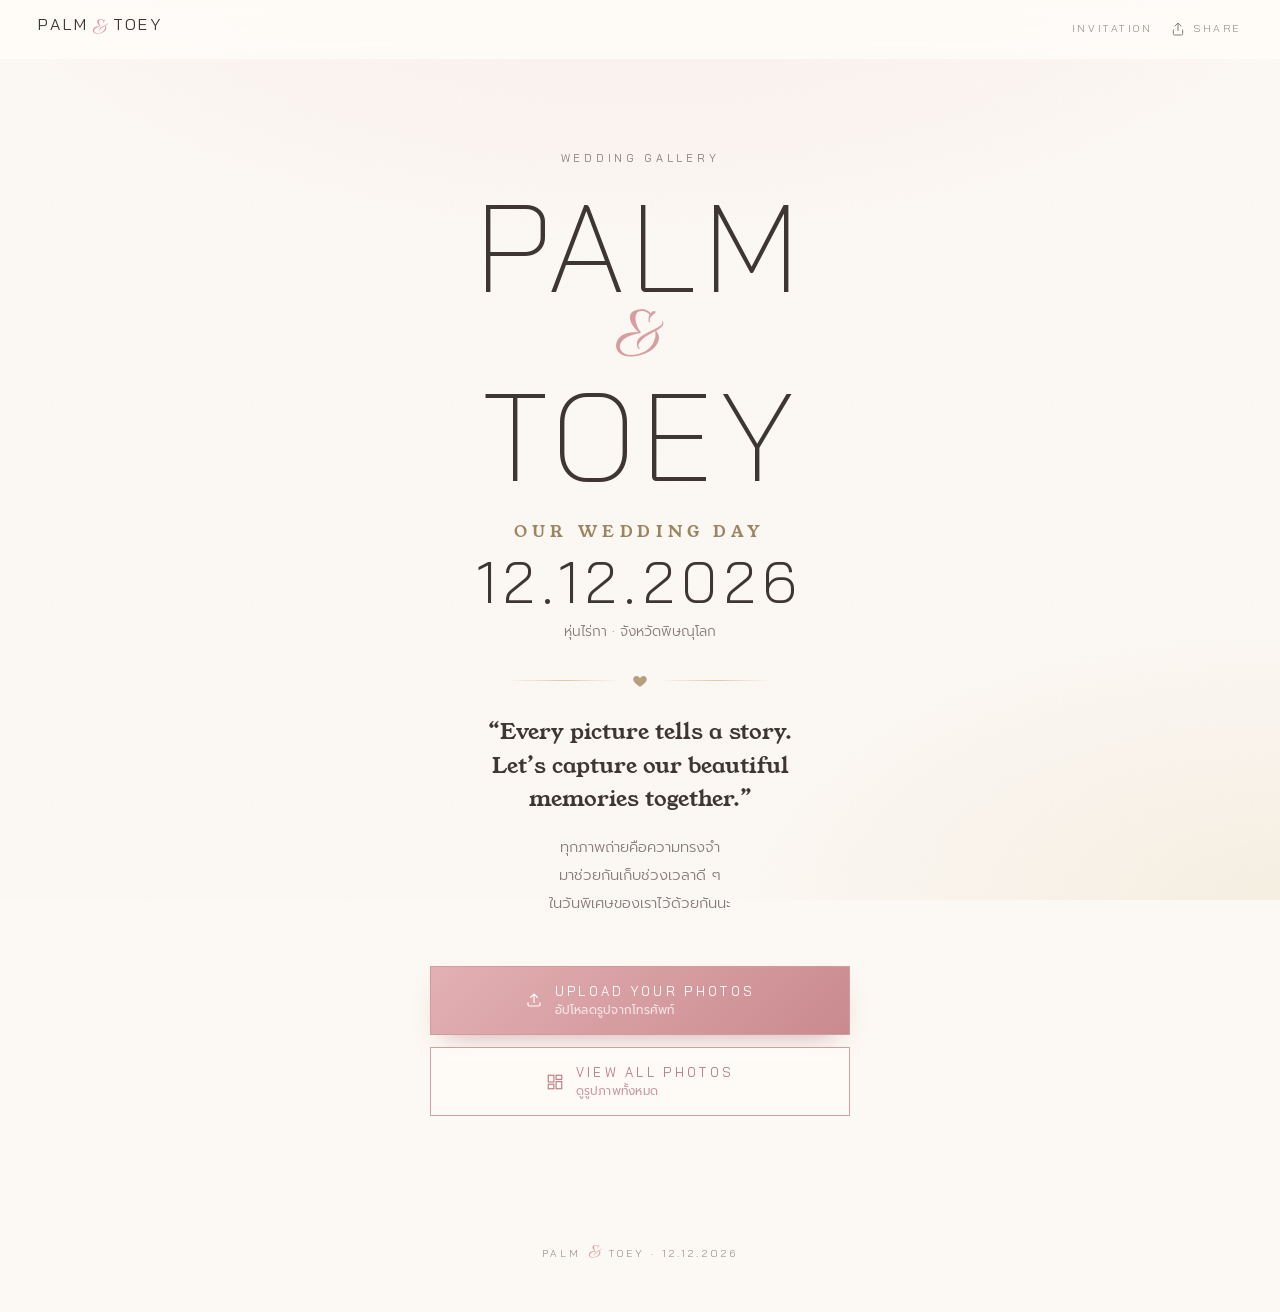
<file: wedding-gallery/index.html>
<!doctype html>
<html lang="th">
<head>
<meta charset="utf-8">
<script>/* keep relative paths working when opened as /wedding-gallery (no trailing slash) */
(function(p){if(!/\/$/.test(p)&&!/\.[a-z0-9]+$/i.test(p))location.replace(p+'/'+location.search+location.hash);})(location.pathname);</script>
<meta name="viewport" content="width=device-width,initial-scale=1,viewport-fit=cover">
<meta name="theme-color" content="#fcf8f3">
<title>Wedding Gallery · Palm &amp; Toey · 12.12.2026</title>
<meta name="description" content="แชร์รูปงานแต่ง PALM & TOEY 12.12.2026 · หุ่นไร่กา พิษณุโลก — สแกน อัปโหลด และดาวน์โหลดรูปได้ทันที ไม่ต้องสมัครสมาชิก">
<meta property="og:type" content="website">
<meta property="og:title" content="PALM & TOEY · Wedding Gallery">
<meta property="og:description" content="มาช่วยกันเก็บช่วงเวลาดี ๆ ในวันพิเศษของเราไว้ด้วยกันนะ">
<meta property="og:image" content="../og-cover.jpg">
<link rel="preconnect" href="https://ebbnmgngfufrdjkkmhnx.supabase.co" crossorigin>
<link rel="preconnect" href="https://fonts.googleapis.com">
<link rel="preconnect" href="https://fonts.gstatic.com" crossorigin>
<link rel="stylesheet" href="https://fonts.googleapis.com/css2?family=Bai+Jamjuree:wght@200;300;400;500&family=Allura&family=Young+Serif&family=Prompt:wght@300;400&display=swap">
<link rel="stylesheet" href="assets/gallery.css">
</head>
<body>

<header class="wg-top" id="top">
  <div class="wrap">
    <a class="mono" href="#" aria-label="Wedding Gallery home">PALM<i>&amp;</i>TOEY</a>
    <div class="top-actions">
      <a class="top-link" href="../" aria-label="กลับไปหน้าการ์ดเชิญ">Invitation</a>
      <button class="top-link" type="button" id="shareTop" aria-label="แชร์ลิงก์เว็บไซต์">
        <svg width="16" height="16" viewBox="0 0 24 24" fill="none" stroke="currentColor" stroke-width="1.5" aria-hidden="true"><path d="M12 3v12M7 8l5-5 5 5M5 13v6a2 2 0 0 0 2 2h10a2 2 0 0 0 2-2v-6"/></svg>Share
      </button>
    </div>
  </div>
</header>

<main>
  <!-- ================= HOME ================= -->
  <section class="view wrap" id="vHome" aria-label="Wedding Gallery">
    <div class="hero">
      <p class="label">Wedding Gallery</p>
      <h1 class="hero-names">PALM<span class="amp">&amp;</span>TOEY</h1>
      <p class="hero-day">Our Wedding Day</p>
      <p class="hero-date">12.12.2026</p>
      <p class="hero-venue">หุ่นไร่กา · จังหวัดพิษณุโลก</p>
      <div class="divider" aria-hidden="true"><svg viewBox="0 0 24 24" fill="currentColor"><path d="M12 21s-7.5-4.6-9.6-9.2C.9 8.4 3 4.5 6.7 4.5c2.2 0 3.7 1.3 5.3 3.2 1.6-1.9 3.1-3.2 5.3-3.2 3.7 0 5.8 3.9 4.3 7.3C19.5 16.4 12 21 12 21z"/></svg></div>
      <p class="hero-quote">“Every picture tells a story.<br>Let’s capture our beautiful memories together.”</p>
      <p class="hero-thai">ทุกภาพถ่ายคือความทรงจำ
มาช่วยกันเก็บช่วงเวลาดี ๆ
ในวันพิเศษของเราไว้ด้วยกันนะ</p>
      <div class="notice" id="homeNotice" hidden></div>
      <div class="hero-ctas">
        <a class="btn rose" href="#upload" id="ctaUpload">
          <svg viewBox="0 0 24 24" fill="none" stroke="currentColor" stroke-width="1.5" aria-hidden="true"><path d="M12 16V4M7 9l5-5 5 5"/><path d="M4 15v3a2 2 0 0 0 2 2h12a2 2 0 0 0 2-2v-3"/></svg>
          <span>Upload your photos<small>อัปโหลดรูปจากโทรศัพท์</small></span>
        </a>
        <a class="btn ghost" href="#gallery">
          <svg viewBox="0 0 24 24" fill="none" stroke="currentColor" stroke-width="1.5" aria-hidden="true"><rect x="3" y="3" width="7.5" height="9" /><rect x="13.5" y="3" width="7.5" height="5.5"/><rect x="3" y="15" width="7.5" height="6"/><rect x="13.5" y="11.5" width="7.5" height="9.5"/></svg>
          <span>View all photos<small>ดูรูปภาพทั้งหมด</small></span>
        </a>
      </div>
      <p class="hero-count" id="homeCount" hidden><b id="homeCountN">0</b> shared memories</p>
    </div>
  </section>

  <!-- ================= UPLOAD ================= -->
  <section class="view wrap" id="vUpload" aria-label="Upload photos" hidden>
    <div class="sec-head">
      <p class="label">Share the love</p>
      <h1>UPLOAD</h1>
      <span class="script">your photos</span>
      <p class="th">เลือกรูปจากอัลบั้มในโทรศัพท์ได้หลายรูปพร้อมกัน</p>
    </div>
    <div class="up">
      <div class="closed-box" id="upClosed" hidden></div>
      <div id="upOpen">
        <div class="notice" id="upNotice" hidden style="margin:0 0 18px;max-width:none"></div>
        <label class="drop" id="drop">
          <input type="file" id="fileInput" accept="image/*,.heic,.heif" multiple>
          <span class="drop-ic" aria-hidden="true"><svg viewBox="0 0 24 24" fill="none" stroke="currentColor" stroke-width="1.5"><rect x="3" y="5" width="18" height="15" rx="1.5"/><circle cx="9" cy="11" r="2"/><path d="M21 16l-5-5-8 9"/></svg></span>
          <b>Choose photos</b>
          <span>แตะเพื่อเลือกรูปจาก Gallery</span>
          <small>JPG · PNG · WEBP · HEIC — สูงสุดครั้งละ <span id="maxFiles">30</span> รูป</small>
        </label>

        <div id="pickedWrap" hidden>
          <div class="picked-head">
            <p class="label">Selected <b id="pickedN">0</b></p>
            <button class="linkbtn" type="button" id="clearAll">ล้างทั้งหมด</button>
          </div>
          <div class="previews" id="previews"></div>
        </div>

        <div class="field">
          <label class="label" for="nameInput">Your name <span class="th" style="letter-spacing:0;text-transform:none">(ชื่อเล่น · ไม่บังคับ)</span></label>
          <input type="text" id="nameInput" maxlength="40" autocomplete="nickname" enterkeyhint="done" placeholder="เช่น มิ้นท์ เพื่อนเจ้าสาว">
          <p class="hint">ชื่อนี้จะแสดงใต้รูปที่คุณแชร์</p>
        </div>
        <p class="err-msg" id="upErr" hidden></p>
      </div>
    </div>
    <div class="up-bar" id="upBar">
      <div class="up-bar-in">
        <div class="prog" id="prog" hidden>
          <div class="prog-row"><span id="progText">กำลังเตรียมรูป…</span><b id="progPct">0%</b></div>
          <div class="prog-track"><div class="prog-fill" id="progFill"></div></div>
        </div>
        <button class="btn rose" type="button" id="uploadBtn" disabled>
          <svg viewBox="0 0 24 24" fill="none" stroke="currentColor" stroke-width="1.5" aria-hidden="true"><path d="M12 16V4M7 9l5-5 5 5"/><path d="M4 15v3a2 2 0 0 0 2 2h12a2 2 0 0 0 2-2v-3"/></svg>
          <span id="uploadBtnText">Upload photos</span>
        </button>
      </div>
    </div>
  </section>

  <!-- ================= GALLERY ================= -->
  <section class="view wrap" id="vGallery" aria-label="Shared memories" hidden>
    <div class="sec-head">
      <p class="label">Wedding Gallery</p>
      <h1>SHARED MEMORIES</h1>
      <p>“All the beautiful moments,
captured by the people we love.”</p>
    </div>
    <div class="gal-bar"><span><b id="galCount">–</b> photos</span><span class="th" style="letter-spacing:0;text-transform:none">ล่าสุดอยู่ด้านบน</span></div>
    <div class="masonry" id="masonry" aria-live="polite"></div>
    <div class="empty" id="galEmpty" hidden><span class="script">Be the first</span>ยังไม่มีรูปภาพ มาเป็นคนแรกที่แชร์ความทรงจำกันนะ</div>
    <div class="gal-foot" id="galFoot">
      <div class="spinner" id="galSpin"></div>
      <button class="btn ghost small" type="button" id="loadMore" hidden>Load more</button>
      <span id="galEnd" hidden>ครบทุกภาพแล้ว · ขอบคุณที่ร่วมเก็บความทรงจำ</span>
      <span id="galErr" hidden></span>
      <div id="sentinel" style="height:1px;width:100%"></div>
    </div>
    <a class="btn rose fab" href="#upload" id="galFab">
      <svg viewBox="0 0 24 24" fill="none" stroke="currentColor" stroke-width="1.5" aria-hidden="true"><path d="M12 5v14M5 12h14"/></svg>Add your photos
    </a>
  </section>
</main>

<footer class="foot" id="foot">PALM <i>&amp;</i> TOEY · 12.12.2026</footer>

<!-- lightbox -->
<div class="lb" id="lb" role="dialog" aria-modal="true" aria-label="Photo viewer" hidden>
  <div class="lb-top">
    <span class="lb-n" id="lbN"></span>
    <button class="icbtn" type="button" id="lbClose" aria-label="ปิด"><svg viewBox="0 0 24 24" fill="none" stroke="currentColor" stroke-width="1.6"><path d="M6 6l12 12M18 6L6 18"/></svg></button>
  </div>
  <div class="lb-stage" id="lbStage">
    <button class="icbtn lb-nav lb-prev" type="button" id="lbPrev" aria-label="รูปก่อนหน้า"><svg viewBox="0 0 24 24" fill="none" stroke="currentColor" stroke-width="1.6"><path d="M15 5l-7 7 7 7"/></svg></button>
    <img id="lbImg" alt="">
    <div class="spinner" id="lbSpin" hidden></div>
    <button class="icbtn lb-nav lb-next" type="button" id="lbNext" aria-label="รูปถัดไป"><svg viewBox="0 0 24 24" fill="none" stroke="currentColor" stroke-width="1.6"><path d="M9 5l7 7-7 7"/></svg></button>
  </div>
  <div class="lb-bot">
    <p class="lb-meta" id="lbMeta"></p>
    <button class="lb-act primary" type="button" id="lbDl"><svg viewBox="0 0 24 24" fill="none" stroke="currentColor" stroke-width="1.6"><path d="M12 4v12M7 11l5 5 5-5M5 20h14"/></svg>Download</button>
    <button class="lb-act" type="button" id="lbShare"><svg viewBox="0 0 24 24" fill="none" stroke="currentColor" stroke-width="1.6"><path d="M12 3v12M7 8l5-5 5 5M5 13v6a2 2 0 0 0 2 2h10a2 2 0 0 0 2-2v-6"/></svg>Share site</button>
  </div>
</div>

<!-- upload result -->
<div class="sheet" id="sheet" hidden>
  <div class="sheet-card" role="alertdialog" aria-labelledby="sheetTitle">
    <p class="big">Thank you</p>
    <h3 id="sheetTitle">UPLOAD COMPLETE</h3>
    <p id="sheetText"></p>
    <div class="btns">
      <a class="btn rose" href="#gallery" id="sheetGallery">View all photos</a>
      <button class="btn ghost" type="button" id="sheetMore">Upload more</button>
      <button class="btn gold small" type="button" id="sheetRetry" hidden>ลองอัปโหลดรูปที่ไม่สำเร็จอีกครั้ง</button>
    </div>
  </div>
</div>

<script src="vendor/supabase.js"></script>
<script src="assets/config.js"></script>
<script src="assets/common.js"></script>
<script src="assets/app.js"></script>
</body>
</html>
</file>
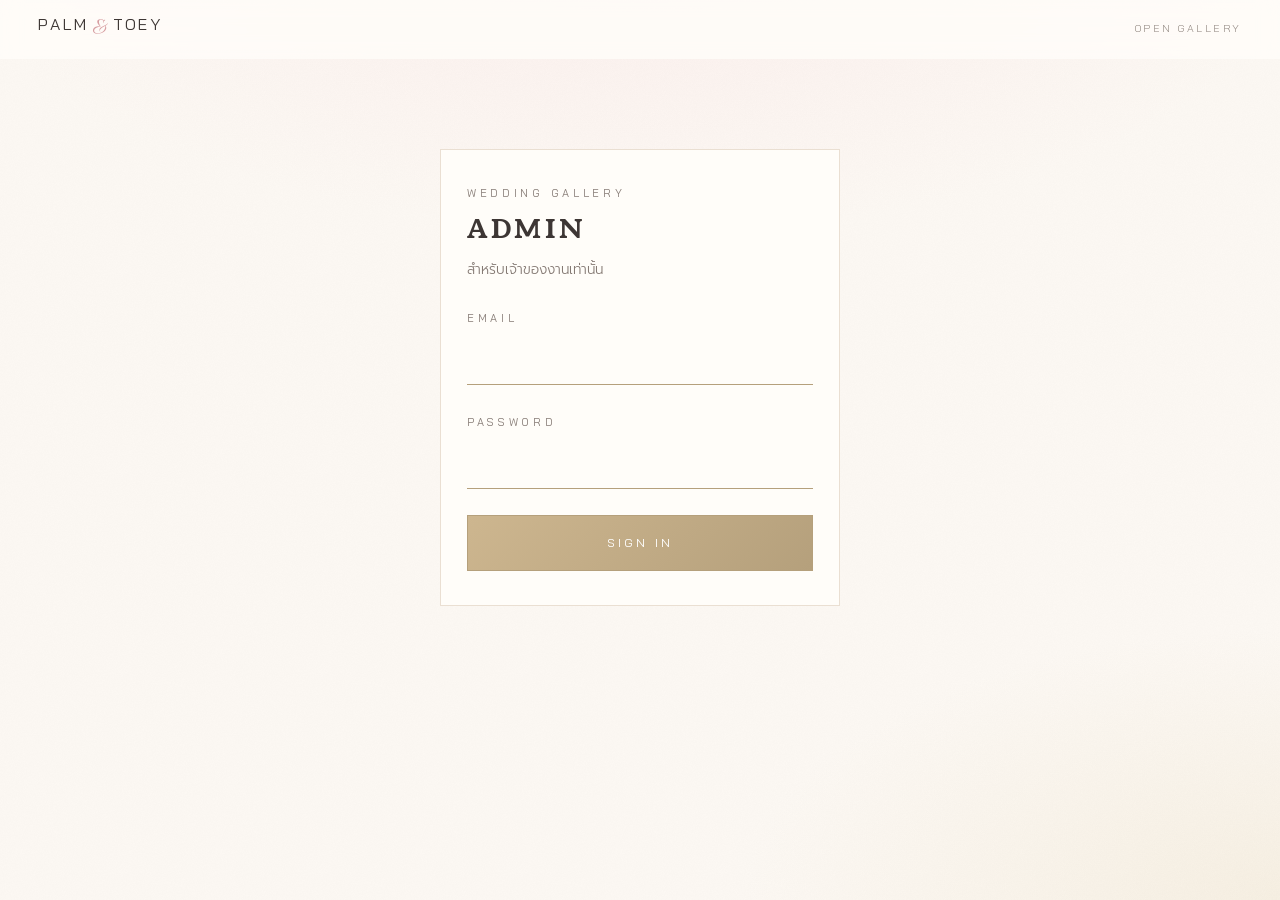
<file: wedding-gallery/admin/index.html>
<!doctype html>
<html lang="th">
<head>
<meta charset="utf-8">
<script>(function(p){if(!/\/$/.test(p)&&!/\.[a-z0-9]+$/i.test(p))location.replace(p+'/'+location.search+location.hash);})(location.pathname);</script>
<meta name="viewport" content="width=device-width,initial-scale=1,viewport-fit=cover">
<meta name="robots" content="noindex,nofollow">
<meta name="theme-color" content="#fcf8f3">
<title>Admin · Wedding Gallery · Palm &amp; Toey</title>
<link rel="preconnect" href="https://fonts.googleapis.com">
<link rel="preconnect" href="https://fonts.gstatic.com" crossorigin>
<link rel="stylesheet" href="https://fonts.googleapis.com/css2?family=Bai+Jamjuree:wght@200;300;400;500&family=Allura&family=Young+Serif&family=Prompt:wght@300;400&display=swap">
<link rel="stylesheet" href="../assets/gallery.css">
<style>
.ad{padding-bottom:calc(60px + env(safe-area-inset-bottom,0px))}
.login{max-width:400px;margin:clamp(30px,10vh,90px) auto 0;background:var(--cream);border:1px solid var(--line);padding:34px 26px}
.login h1{margin:6px 0 0;font-family:var(--f-serif);font-weight:400;font-size:1.6rem;letter-spacing:.14em}
.login .field input{font-family:var(--f-sans)}
.login .btn{width:100%;margin-top:26px}
.ad-head{display:flex;justify-content:space-between;align-items:end;gap:14px;flex-wrap:wrap;padding:clamp(26px,5vw,44px) 0 18px}
.ad-head h1{margin:6px 0 0;font-family:var(--f-serif);font-weight:400;font-size:clamp(1.5rem,6vw,2.3rem);letter-spacing:.12em;line-height:1.1}
.ad-head .who{font-family:var(--f-thai);font-size:.82rem;color:var(--ink-soft)}
.stats{display:grid;grid-template-columns:repeat(2,minmax(0,1fr));gap:10px}
@media(min-width:720px){.stats{grid-template-columns:repeat(4,minmax(0,1fr))}}
.stat{background:var(--cream);border:1px solid var(--line);padding:16px 16px 14px}
.stat b{display:block;font-family:var(--f-sans);font-weight:300;font-size:clamp(1.6rem,6vw,2.3rem);line-height:1.1;color:var(--ink);font-variant-numeric:tabular-nums}
.stat span{font-size:.62rem;letter-spacing:.24em;text-transform:uppercase;color:var(--ink-soft)}
.stat small{display:block;font-family:var(--f-thai);font-size:.74rem;color:var(--ink-soft)}
.stat.accent b{color:var(--rose-d)}
.cards{display:grid;gap:14px;margin-top:14px}
@media(min-width:900px){.cards{grid-template-columns:1.1fr .9fr}}
.card{background:var(--cream);border:1px solid var(--line);padding:22px 20px}
.card h2{margin:0 0 4px;font-family:var(--f-serif);font-weight:400;font-size:1.1rem;letter-spacing:.14em}
.card > p{margin:0 0 16px;font-family:var(--f-thai);font-size:.82rem;color:var(--ink-soft)}
.switch{display:flex;align-items:center;justify-content:space-between;gap:14px;padding:14px 16px;border:1px solid var(--line);background:var(--ivory);cursor:pointer}
.switch .t{font-family:var(--f-thai);font-size:.95rem}
.switch .t small{display:block;font-size:.76rem;color:var(--ink-soft)}
.switch input{appearance:none;-webkit-appearance:none;width:54px;height:30px;border-radius:30px;background:var(--beige-d);position:relative;cursor:pointer;flex:none;transition:background .25s;margin:0}
.switch input::after{content:"";position:absolute;top:3px;left:3px;width:24px;height:24px;border-radius:50%;background:#fff;box-shadow:0 1px 4px rgba(0,0,0,.2);transition:transform .25s var(--ease)}
.switch input:checked{background:#7d9a63}
.switch input:checked::after{transform:translateX(24px)}
.ta{margin-top:16px}
.ta label{display:block}
.ta textarea{width:100%;min-height:76px;margin-top:6px;padding:10px 12px;border:1px solid var(--line);background:#fff;font-family:var(--f-thai);font-size:.92rem;resize:vertical;border-radius:0}
.row{display:flex;gap:10px;flex-wrap:wrap;align-items:center}
.qr-wrap{display:grid;grid-template-columns:auto 1fr;gap:18px;align-items:center}
@media(max-width:520px){.qr-wrap{grid-template-columns:1fr;justify-items:center;text-align:center}}
#qrCanvas{width:180px;height:180px;background:#fff;border:1px solid var(--line);padding:8px;image-rendering:pixelated}
.url{font-family:var(--f-sans);font-size:.82rem;word-break:break-all;background:var(--ivory);border:1px solid var(--line);padding:8px 10px;margin:0 0 10px}
.warn{font-family:var(--f-thai);font-size:.8rem;color:#9a4c55;margin:0 0 10px}
.tools{display:flex;gap:10px;flex-wrap:wrap;align-items:center;justify-content:space-between;margin:30px 0 12px}
.seg{display:inline-flex;border:1px solid var(--line);background:var(--cream)}
.seg button{border:0;background:none;padding:10px 14px;font-size:.66rem;letter-spacing:.2em;text-transform:uppercase;cursor:pointer;color:var(--ink-soft)}
.seg button.on{background:#fbeeec;color:var(--rose-d)}
.search{min-height:42px;padding:8px 12px;border:1px solid var(--line);background:#fff;font-family:var(--f-thai);font-size:.9rem;min-width:0;flex:1 1 160px;max-width:260px}
.grid-ad{display:grid;grid-template-columns:repeat(2,minmax(0,1fr));gap:10px}
@media(min-width:620px){.grid-ad{grid-template-columns:repeat(3,minmax(0,1fr))}}
@media(min-width:960px){.grid-ad{grid-template-columns:repeat(5,minmax(0,1fr))}}
.ph-card{position:relative;background:var(--cream);border:1px solid var(--line);display:flex;flex-direction:column}
.ph-card.sel{outline:2px solid var(--rose-d);outline-offset:-2px}
.ph-card.is-hidden .ph-img img{opacity:.35;filter:grayscale(1)}
.ph-img{position:relative;aspect-ratio:1;background:var(--beige);overflow:hidden;cursor:zoom-in;border:0;padding:0;display:block;width:100%}
.ph-img img{width:100%;height:100%;object-fit:cover}
.ph-chk{position:absolute;top:6px;left:6px;z-index:2;width:26px;height:26px;accent-color:var(--rose-d);cursor:pointer}
.badge{position:absolute;top:8px;right:8px;z-index:2;background:var(--rose-d);color:#fff;font-size:.56rem;letter-spacing:.2em;padding:3px 7px;text-transform:uppercase}
.ph-info{padding:8px 10px 4px;font-family:var(--f-thai);font-size:.76rem;line-height:1.45}
.ph-info b{font-weight:400;display:block;white-space:nowrap;overflow:hidden;text-overflow:ellipsis}
.ph-info span{color:var(--ink-soft);font-size:.7rem}
.ph-act{display:flex;border-top:1px solid var(--line);margin-top:auto}
.ph-act button,.ph-act a{flex:1;display:grid;place-items:center;height:40px;border:0;background:none;cursor:pointer;color:var(--ink-soft);text-decoration:none}
.ph-act button+button,.ph-act a+button,.ph-act button+a{border-left:1px solid var(--line)}
.ph-act button:hover,.ph-act a:hover{background:var(--ivory);color:var(--ink)}
.ph-act .del:hover{color:#9a4c55;background:#fbf3f2}
.ph-act svg{width:17px;height:17px}
.bulk{position:sticky;bottom:0;z-index:40;display:flex;gap:10px;align-items:center;justify-content:space-between;flex-wrap:wrap;padding:12px 16px calc(12px + env(safe-area-inset-bottom,0px));margin-top:16px;background:var(--cream);color:var(--ink);border:1px solid var(--gold-l);box-shadow:0 -10px 30px -20px rgba(90,60,58,.5);font-family:var(--f-thai);font-size:.86rem}
.bulk .btn{min-height:40px;padding:8px 14px;font-size:.62rem;border-color:var(--gold);background:transparent;color:var(--gold-d)}
.bulk .btn.danger{background:#c98a8f;border-color:#c98a8f;color:#fff}
.pager{display:flex;justify-content:center;gap:10px;align-items:center;margin:20px 0;font-family:var(--f-thai);font-size:.85rem;color:var(--ink-soft)}
.dlprog{font-family:var(--f-thai);font-size:.82rem;color:var(--ink-soft)}
</style>
</head>
<body>
<header class="wg-top">
  <div class="wrap">
    <a class="mono" href="../">PALM<i>&amp;</i>TOEY</a>
    <div class="top-actions">
      <a class="top-link" href="../" target="_blank" rel="noopener">Open gallery</a>
      <button class="top-link" type="button" id="logout" hidden>Log out</button>
    </div>
  </div>
</header>

<main class="wrap ad">
  <!-- login -->
  <section class="login view" id="vLogin" hidden>
    <p class="label">Wedding Gallery</p>
    <h1>ADMIN</h1>
    <p class="th" style="margin:6px 0 0;font-size:.85rem;color:var(--ink-soft)">สำหรับเจ้าของงานเท่านั้น</p>
    <form id="loginForm" autocomplete="on">
      <div class="field"><label class="label" for="em">Email</label><input type="email" id="em" autocomplete="username" required></div>
      <div class="field"><label class="label" for="pw">Password</label><input type="password" id="pw" autocomplete="current-password" required></div>
      <p class="err-msg" id="loginErr" hidden></p>
      <button class="btn" type="submit" id="loginBtn">Sign in</button>
    </form>
  </section>

  <!-- dashboard -->
  <section class="view" id="vDash" hidden>
    <div class="ad-head">
      <div><p class="label">Wedding Gallery</p><h1>DASHBOARD</h1></div>
      <div class="row"><span class="who" id="who"></span><button class="btn ghost small" type="button" id="refresh">Refresh</button></div>
    </div>

    <div class="stats">
      <div class="stat accent"><span>Photos</span><b id="sTotal">–</b><small>รูปทั้งหมด</small></div>
      <div class="stat"><span>Uploaders</span><b id="sUp">–</b><small>คนที่ใส่ชื่อ</small></div>
      <div class="stat"><span>Today</span><b id="sToday">–</b><small>อัปโหลดวันนี้ · <span id="sHour">–</span> ใน 1 ชม.</small></div>
      <div class="stat"><span>Storage</span><b id="sBytes">–</b><small><span id="sHidden">0</span> รูปที่ซ่อนอยู่</small></div>
    </div>

    <div class="cards">
      <div class="card">
        <h2>UPLOAD SETTINGS</h2>
        <p>เปิด/ปิดการรับรูป และข้อความที่แขกจะเห็นในหน้า Gallery</p>
        <label class="switch"><span class="t">รับรูปภาพจากแขก<small id="swState">–</small></span><input type="checkbox" id="swOpen"></label>
        <div class="ta"><label class="label" for="noticeMsg">Notice <span class="th" style="letter-spacing:0;text-transform:none">· ข้อความแจ้งเตือนเมื่อเปิดรับรูป (เว้นว่างได้)</span></label><textarea id="noticeMsg" maxlength="500" placeholder="เช่น ขอบคุณทุกคนที่มาร่วมงาน แชร์รูปสวย ๆ กันได้เลยนะ"></textarea></div>
        <div class="ta"><label class="label" for="closedMsg">Closed message <span class="th" style="letter-spacing:0;text-transform:none">· ข้อความเมื่อปิดรับรูป</span></label><textarea id="closedMsg" maxlength="500"></textarea></div>
        <div class="row" style="margin-top:14px"><button class="btn small" type="button" id="saveSet">Save settings</button><span class="dlprog" id="setMsg"></span></div>
      </div>
      <div class="card">
        <h2>QR CODE</h2>
        <p>ให้แขกสแกนเพื่อเปิดหน้า Wedding Gallery ทันที</p>
        <div class="qr-wrap">
          <canvas id="qrCanvas" width="180" height="180" aria-label="QR code"></canvas>
          <div>
            <p class="url" id="qrUrl"></p>
            <p class="warn" id="qrWarn" hidden></p>
            <div class="row">
              <button class="btn small rose" type="button" id="qrCard">Download card PNG</button>
              <button class="btn small ghost" type="button" id="qrPng">QR only PNG</button>
            </div>
          </div>
        </div>
      </div>
    </div>

    <div class="tools">
      <div class="seg" role="tablist" id="filter">
        <button type="button" data-f="all" class="on">All</button>
        <button type="button" data-f="approved">Visible</button>
        <button type="button" data-f="hidden">Hidden</button>
      </div>
      <input class="search" type="search" id="search" placeholder="ค้นหาชื่อผู้อัปโหลด">
      <div class="row">
        <button class="btn small ghost" type="button" id="selPage">Select page</button>
        <button class="btn small gold" type="button" id="zipAll">Download all (ZIP)</button>
      </div>
    </div>
    <p class="dlprog" id="zipMsg" hidden></p>
    <div class="grid-ad" id="grid"></div>
    <div class="empty" id="adEmpty" hidden>ยังไม่มีรูปภาพ</div>
    <div class="pager"><button class="btn small ghost" type="button" id="prev">‹ Prev</button><span id="pageInfo"></span><button class="btn small ghost" type="button" id="next">Next ›</button></div>
    <div class="bulk" id="bulk" hidden>
      <span>เลือก <b id="selN">0</b> รูป</span>
      <div class="row">
        <button class="btn" type="button" id="bClear">Clear</button>
        <button class="btn" type="button" id="bZip">ZIP</button>
        <button class="btn" type="button" id="bHide">Hide/Show</button>
        <button class="btn danger" type="button" id="bDel">Delete</button>
      </div>
    </div>
  </section>

  <section class="view" id="vDenied" hidden>
    <div class="login" style="text-align:center">
      <p class="label">Access denied</p>
      <h1 style="font-size:1.3rem">NOT AN ADMIN</h1>
      <p class="th" style="color:var(--ink-soft);font-size:.88rem">บัญชี <b id="deniedEmail"></b> ยังไม่มีสิทธิ์ Admin<br>ให้เพิ่มอีเมลนี้ในตาราง <code>wedding_admins</code> ของ Supabase</p>
      <button class="btn ghost" type="button" id="deniedOut" style="width:100%;margin-top:20px">Log out</button>
    </div>
  </section>
</main>

<!-- simple viewer -->
<div class="lb" id="lb" hidden>
  <div class="lb-top"><span class="lb-n" id="lbN"></span><button class="icbtn" type="button" id="lbClose" aria-label="ปิด"><svg viewBox="0 0 24 24" fill="none" stroke="currentColor" stroke-width="1.6"><path d="M6 6l12 12M18 6L6 18"/></svg></button></div>
  <div class="lb-stage" id="lbStage"><img id="lbImg" alt=""></div>
  <div class="lb-bot"><p class="lb-meta" id="lbMeta"></p></div>
</div>

<script src="../vendor/supabase.js"></script>
<script src="../vendor/qrcode.js"></script>
<script src="../vendor/jszip.min.js"></script>
<script src="../assets/config.js"></script>
<script src="../assets/common.js"></script>
<script src="admin.js"></script>
</body>
</html>
</file>
<file: wedding-gallery/assets/gallery.css>
/* PALM & TOEY · Wedding Gallery — shares fonts & tones with the invitation site */
:root{
  --cream:#fffdf9; --ivory:#fcf8f3; --beige:#ebe1d0; --beige-d:#ddd0bb;
  --gold:#b5a07c; --gold-d:#9a8461; --gold-l:#d9c9a8;
  --rose:#d79ea2; --rose-d:#b97a80; --rose-l:#f1dfdd;
  --ink:#3d3634; --ink-soft:#857a74; --line:#eadfd2;
  --f-sans:'Bai Jamjuree',system-ui,sans-serif;
  --f-script:'Allura','Pinyon Script',cursive;
  --f-serif:'Young Serif','Bai Jamjuree',Georgia,serif;
  --f-thai:'Prompt','Bai Jamjuree',system-ui,sans-serif;
  --gl:max(18px,env(safe-area-inset-left,0px)); --gr:max(18px,env(safe-area-inset-right,0px));
  --ease:cubic-bezier(.2,.7,.2,1);
}
*,*::before,*::after{box-sizing:border-box}
html{-webkit-text-size-adjust:100%;scroll-behavior:smooth}
body{margin:0;background:radial-gradient(90% 60% at 50% -10%,#fbeeec 0%,transparent 60%),radial-gradient(70% 50% at 100% 100%,#f6efe2 0%,transparent 60%),var(--ivory);background-attachment:fixed;color:var(--ink);font-family:var(--f-sans);font-weight:300;font-size:15px;line-height:1.7;-webkit-font-smoothing:antialiased;overflow-x:clip;min-height:100vh;min-height:100dvh}
body::before{content:"";position:fixed;inset:0;pointer-events:none;z-index:0;opacity:.3;
  background:url("data:image/svg+xml,%3Csvg xmlns='http://www.w3.org/2000/svg' width='200' height='200'%3E%3Cfilter id='g'%3E%3CfeTurbulence type='fractalNoise' baseFrequency='.9' numOctaves='3' stitchTiles='stitch'/%3E%3CfeColorMatrix values='0 0 0 0 .3 0 0 0 0 .3 0 0 0 0 .3 0 0 0 .08 0'/%3E%3C/filter%3E%3Crect width='100%25' height='100%25' filter='url(%23g)'/%3E%3C/svg%3E")}
img{max-width:100%;display:block}
button,input,textarea{font:inherit;color:inherit}
:focus-visible{outline:1.5px solid var(--rose-d);outline-offset:3px}
[hidden]{display:none!important}
.sr{position:absolute;width:1px;height:1px;overflow:hidden;clip:rect(0 0 0 0);white-space:nowrap}
.wrap{position:relative;z-index:1;max-width:1240px;margin:0 auto;padding-left:var(--gl);padding-right:var(--gr)}
.label{font-size:.68rem;font-weight:400;letter-spacing:.34em;text-transform:uppercase;color:var(--ink-soft);margin:0}
.th{font-family:var(--f-thai);font-weight:300}

/* ---------- top bar ---------- */
.wg-top{position:sticky;top:0;z-index:50;background:rgba(255,253,249,.82);backdrop-filter:blur(10px);-webkit-backdrop-filter:blur(10px);border-bottom:1px solid transparent;transition:border-color .3s}
.wg-top.scrolled{border-color:var(--line)}
.wg-top .wrap{display:flex;align-items:center;justify-content:space-between;gap:12px;height:calc(58px + env(safe-area-inset-top,0px));padding-top:env(safe-area-inset-top,0px)}
.mono{font-family:var(--f-sans);font-weight:400;font-size:1rem;letter-spacing:.18em;text-decoration:none;color:var(--ink);background:none;border:0;padding:6px 0;cursor:pointer}
.mono i{font-style:normal;font-family:var(--f-script);color:var(--rose);font-size:1.5rem;letter-spacing:0;margin:0 .15em;vertical-align:-.12em}
.top-link{display:inline-flex;align-items:center;gap:8px;font-size:.66rem;letter-spacing:.24em;text-transform:uppercase;color:var(--ink-soft);text-decoration:none;padding:10px 0;background:none;border:0;cursor:pointer}
.top-link:hover{color:var(--ink)}
.top-actions{display:flex;gap:18px;align-items:center}

/* ---------- buttons ---------- */
.btn{display:inline-flex;align-items:center;justify-content:center;gap:12px;min-height:56px;padding:16px 28px;border:1px solid var(--gold);background:linear-gradient(135deg,#cdb68f,#b5a07c);color:#fff;text-decoration:none;font-family:var(--f-sans);font-weight:400;font-size:.76rem;letter-spacing:.26em;text-transform:uppercase;cursor:pointer;border-radius:0;transition:background .3s var(--ease),color .3s,border-color .3s,transform .2s,opacity .3s;-webkit-tap-highlight-color:transparent;touch-action:manipulation}
.btn:active{transform:scale(.985)}
.btn:hover{filter:brightness(1.05)}
.btn.rose{background:linear-gradient(135deg,#e3b0b3,#c98a8f);border-color:#d59a9e;box-shadow:0 12px 28px -16px rgba(185,122,128,.8)}
.btn.rose:hover{filter:brightness(1.04)}
.btn.ghost{background:rgba(255,253,249,.75);color:var(--rose-d);border-color:var(--rose)}
.btn.ghost:hover{background:#fbeeec;color:var(--rose-d);filter:none}
.btn.gold{background:transparent;color:var(--gold-d);border-color:var(--gold)}
.btn.gold:hover{background:#f8f1e4;filter:none}
.btn.small{min-height:44px;padding:10px 18px;font-size:.66rem}
.btn[disabled],.btn.is-busy{opacity:.5;pointer-events:none}
.btn svg{width:18px;height:18px;flex:none}
.btn .th{letter-spacing:.02em;text-transform:none;font-size:.82rem}

/* ---------- views ---------- */
.view{position:relative;z-index:1;animation:viewIn .6s var(--ease)}
@keyframes viewIn{from{opacity:0;transform:translateY(10px)}to{opacity:1;transform:none}}

/* ---------- home ---------- */
.hero{min-height:calc(100svh - 58px - env(safe-area-inset-top,0px));display:grid;align-content:center;justify-items:center;text-align:center;padding:clamp(36px,8vw,90px) 0 clamp(40px,8vw,90px);gap:0}
.hero .label{margin-bottom:22px}
.hero-names{margin:0;font-family:var(--f-sans);font-weight:200;font-size:clamp(3rem,14vw,7.8rem);line-height:.9;letter-spacing:.04em;color:var(--ink)}
.hero-names .amp{display:block;font-family:var(--f-script);color:var(--rose);font-size:.62em;line-height:.9;letter-spacing:0;margin:.06em 0 .02em}
.hero-day{margin:28px 0 0;font-family:var(--f-serif);font-size:clamp(.8rem,3vw,1rem);letter-spacing:.34em;color:var(--gold-d);text-transform:uppercase}
.hero-date{margin:6px 0 0;font-family:var(--f-sans);font-weight:300;font-size:clamp(2rem,9vw,3.6rem);letter-spacing:.12em;line-height:1.05;color:var(--ink)}
.hero-venue{margin:8px 0 0;font-family:var(--f-thai);font-size:.86rem;color:var(--ink-soft)}
.divider{display:flex;align-items:center;gap:14px;color:var(--gold);margin:30px auto 26px;width:min(260px,70%)}
.divider::before,.divider::after{content:"";flex:1;height:1px;background:linear-gradient(90deg,transparent,var(--gold-l),transparent)}
.divider svg{width:16px;height:16px}
.hero-quote{margin:0 auto;max-width:28ch;font-family:var(--f-serif);font-weight:400;font-style:normal;font-size:clamp(1.02rem,4.2vw,1.4rem);line-height:1.5;color:var(--ink);text-wrap:balance}
.hero-thai{margin:18px auto 0;max-width:32ch;font-family:var(--f-thai);font-weight:300;font-size:.92rem;line-height:1.9;color:var(--ink-soft);white-space:pre-line}
.hero-ctas{display:grid;gap:12px;width:min(420px,100%);margin-top:clamp(32px,7vw,48px)}
.hero-ctas .btn{width:100%;min-height:64px;font-size:.8rem}
.hero-ctas .btn small{display:block;font-family:var(--f-thai);letter-spacing:.02em;text-transform:none;font-size:.74rem;opacity:.75;margin-top:2px}
.hero-ctas .btn span{display:flex;flex-direction:column;align-items:flex-start;line-height:1.35}
.hero-share{margin-top:18px}
.notice{margin:24px auto 0;max-width:460px;padding:14px 18px;border:1px solid var(--gold-l);background:rgba(252,250,246,.8);font-family:var(--f-thai);font-size:.88rem;line-height:1.7;color:var(--ink);white-space:pre-line}
.notice.closed{border-color:var(--rose-l);background:#fbf3f2}
.hero-count{margin-top:22px;font-size:.68rem;letter-spacing:.28em;text-transform:uppercase;color:var(--ink-soft)}
.hero-count b{font-weight:400;color:var(--rose-d)}

/* ---------- section heads ---------- */
.sec-head{text-align:center;padding:clamp(34px,7vw,70px) 0 clamp(22px,4vw,36px)}
.sec-head h1,.sec-head h2{margin:10px 0 0;font-family:var(--f-serif);font-weight:400;font-size:clamp(1.9rem,8vw,3.2rem);letter-spacing:.1em;line-height:1.1;color:var(--ink)}
.sec-head .script{display:block;font-family:var(--f-script);color:var(--rose);font-size:clamp(1.8rem,7vw,2.6rem);line-height:1;margin-top:4px}
.sec-head p{margin:14px auto 0;max-width:34ch;font-family:var(--f-serif);font-size:clamp(.95rem,3.6vw,1.1rem);line-height:1.6;color:var(--ink-soft);text-wrap:balance;white-space:pre-line}
.sec-head p.th{font-family:var(--f-thai);font-size:.9rem}

/* ---------- upload ---------- */
.up{max-width:760px;margin:0 auto;padding-bottom:calc(120px + env(safe-area-inset-bottom,0px))}
.drop{position:relative;display:grid;place-items:center;text-align:center;gap:10px;padding:clamp(34px,8vw,56px) 20px;border:1px dashed var(--gold);background:linear-gradient(180deg,rgba(252,250,246,.9),rgba(241,223,221,.35));cursor:pointer;transition:border-color .3s,background .3s}
.drop:hover,.drop.over{border-color:var(--rose-d);background:linear-gradient(180deg,#fff,rgba(241,223,221,.6))}
.drop input{position:absolute;inset:0;opacity:0;cursor:pointer;width:100%;height:100%}
.drop-ic{width:58px;height:58px;border-radius:50%;display:grid;place-items:center;background:var(--cream);border:1px solid var(--gold-l);color:var(--rose-d)}
.drop-ic svg{width:24px;height:24px}
.drop b{font-weight:400;font-size:.78rem;letter-spacing:.26em;text-transform:uppercase}
.drop span{font-family:var(--f-thai);font-size:.86rem;color:var(--ink-soft)}
.drop small{font-family:var(--f-thai);font-size:.74rem;color:var(--ink-soft);opacity:.8}
.picked-head{display:flex;justify-content:space-between;align-items:baseline;gap:12px;margin:26px 0 12px}
.picked-head .label b{color:var(--rose-d);font-weight:400}
.linkbtn{background:none;border:0;padding:6px 0;font-family:var(--f-thai);font-size:.82rem;color:var(--ink-soft);text-decoration:underline;text-underline-offset:3px;cursor:pointer}
.previews{display:grid;grid-template-columns:repeat(3,minmax(0,1fr));gap:8px}
@media (min-width:560px){.previews{grid-template-columns:repeat(4,minmax(0,1fr))}}
@media (min-width:800px){.previews{grid-template-columns:repeat(5,minmax(0,1fr))}}
.pv{position:relative;aspect-ratio:1;background:var(--beige);overflow:hidden;animation:viewIn .4s var(--ease)}
.pv img{width:100%;height:100%;object-fit:cover}
.pv .ph{position:absolute;inset:0;display:grid;place-items:center;font-size:.62rem;letter-spacing:.2em;color:var(--ink-soft)}
.pv .x{position:absolute;top:4px;right:4px;width:32px;height:32px;border-radius:50%;border:1px solid var(--line);background:rgba(255,253,249,.92);color:var(--rose-d);display:grid;place-items:center;cursor:pointer;backdrop-filter:blur(4px)}
.pv .x svg{width:14px;height:14px}
.pv .st{position:absolute;inset:auto 0 0 0;height:4px;background:rgba(255,255,255,.5)}
.pv .st i{display:block;height:100%;width:0;background:var(--rose-d);transition:width .3s}
.pv.done::after,.pv.fail::after{content:"";position:absolute;inset:0;display:grid;place-items:center;background-repeat:no-repeat;background-position:center;background-size:30px}
.pv.done::after{background-color:rgba(201,138,143,.45);background-image:url("data:image/svg+xml,%3Csvg xmlns='http://www.w3.org/2000/svg' viewBox='0 0 24 24' fill='none' stroke='white' stroke-width='2.2'%3E%3Cpath d='M5 12.5l4.5 4.5L19 7.5'/%3E%3C/svg%3E")}
.pv.fail::after{background-color:rgba(154,76,85,.45);background-image:url("data:image/svg+xml,%3Csvg xmlns='http://www.w3.org/2000/svg' viewBox='0 0 24 24' fill='none' stroke='white' stroke-width='2.2'%3E%3Cpath d='M12 7v6M12 16.5v.5'/%3E%3C/svg%3E")}
.pv.done .x,.pv.busy .x{display:none}
.field{margin:28px 0 0}
.field label{display:block}
.field input{width:100%;margin-top:8px;font-family:var(--f-thai);font-size:1.05rem;background:transparent;border:0;border-bottom:1px solid var(--gold);border-radius:0;padding:10px 0;outline:none}
.field input::placeholder{color:#a9a49b}
.field input:focus{border-color:var(--rose-d)}
.hint{margin:6px 0 0;font-family:var(--f-thai);font-size:.76rem;color:var(--ink-soft)}
.up-bar{position:fixed;left:0;right:0;bottom:0;z-index:60;padding:14px var(--gr) calc(14px + env(safe-area-inset-bottom,0px)) var(--gl);background:rgba(255,253,249,.94);backdrop-filter:blur(10px);-webkit-backdrop-filter:blur(10px);border-top:1px solid var(--line)}
.up-bar-in{max-width:760px;margin:0 auto;display:grid;gap:10px}
.up-bar .btn{width:100%}
.prog{display:grid;gap:6px}
.prog-track{height:6px;background:var(--beige);overflow:hidden;border-radius:6px}
.prog-fill{height:100%;width:0;background:linear-gradient(90deg,var(--gold),var(--rose-d));border-radius:6px;transition:width .35s var(--ease)}
.prog-row{display:flex;justify-content:space-between;gap:10px;font-family:var(--f-thai);font-size:.8rem;color:var(--ink-soft)}
.prog-row b{font-weight:400;color:var(--ink)}
.err-msg{margin:12px 0 0;font-family:var(--f-thai);font-size:.85rem;color:#9a4c55}
.closed-box{text-align:center;padding:40px 20px;border:1px solid var(--rose-l);background:#fbf3f2;font-family:var(--f-thai);white-space:pre-line}

/* success sheet */
.sheet{position:fixed;inset:0;z-index:150;display:grid;place-items:end center;background:rgba(120,96,90,.22);backdrop-filter:blur(4px);-webkit-backdrop-filter:blur(4px);animation:fadeIn .3s}
@media (min-width:640px){.sheet{place-items:center}}
@keyframes fadeIn{from{opacity:0}to{opacity:1}}
.sheet-card{width:min(480px,100%);background:var(--cream);padding:34px 26px calc(26px + env(safe-area-inset-bottom,0px));text-align:center;animation:sheetUp .5s var(--ease)}
@keyframes sheetUp{from{transform:translateY(40px);opacity:0}to{transform:none;opacity:1}}
.sheet-card .big{font-family:var(--f-script);color:var(--rose);font-size:3.2rem;line-height:1;margin:0}
.sheet-card h3{margin:8px 0 0;font-family:var(--f-serif);font-weight:400;font-size:1.3rem;letter-spacing:.14em}
.sheet-card p{margin:12px 0 0;font-family:var(--f-thai);font-size:.9rem;color:var(--ink-soft)}
.sheet-card .btns{display:grid;gap:10px;margin-top:24px}

/* ---------- gallery ---------- */
.gal-bar{display:flex;justify-content:space-between;align-items:center;gap:12px;margin:0 0 16px;font-size:.66rem;letter-spacing:.26em;text-transform:uppercase;color:var(--ink-soft)}
.gal-bar b{font-weight:400;color:var(--ink)}
.masonry{display:flex;gap:clamp(6px,1.2vw,14px);align-items:flex-start}
.mcol{flex:1;min-width:0;display:flex;flex-direction:column;gap:clamp(6px,1.2vw,14px)}
.tile{position:relative;display:block;width:100%;padding:0;border:0;background:var(--beige);overflow:hidden;cursor:zoom-in;-webkit-tap-highlight-color:transparent}
.tile img{width:100%;height:100%;object-fit:cover;opacity:0;transform:scale(1.02);transition:opacity .7s var(--ease),transform 1.2s var(--ease)}
.tile img.in{opacity:1;transform:none}
.tile .who{position:absolute;left:0;right:0;bottom:0;padding:22px 10px 8px;text-align:left;font-family:var(--f-thai);font-size:.72rem;color:#fff;background:linear-gradient(180deg,transparent,rgba(90,60,58,.42));opacity:0;transition:opacity .3s}
.tile:hover .who,.tile:focus-visible .who{opacity:1}
@media (pointer:coarse){.tile .who{opacity:1;padding-top:16px;font-size:.66rem}}
.tile.new{animation:tileNew 1.2s var(--ease)}
@keyframes tileNew{from{opacity:0;transform:scale(.96)}to{opacity:1;transform:none}}
.sk{background:linear-gradient(100deg,var(--beige) 30%,#f3ece0 50%,var(--beige) 70%);background-size:300% 100%;animation:sk 1.4s linear infinite}
@keyframes sk{from{background-position:100% 0}to{background-position:0 0}}
.gal-foot{display:grid;place-items:center;padding:34px 0 calc(110px + env(safe-area-inset-bottom,0px));gap:12px;font-family:var(--f-thai);font-size:.85rem;color:var(--ink-soft);text-align:center}
.spinner{width:26px;height:26px;border-radius:50%;border:2px solid var(--beige-d);border-top-color:var(--rose-d);animation:spin .9s linear infinite}
@keyframes spin{to{transform:rotate(360deg)}}
.empty{text-align:center;padding:50px 20px 20px;font-family:var(--f-thai);color:var(--ink-soft)}
.empty .script{font-family:var(--f-script);color:var(--rose);font-size:2.4rem;display:block;line-height:1}
.fab{position:fixed;z-index:60;left:50%;transform:translateX(-50%);bottom:calc(18px + env(safe-area-inset-bottom,0px));white-space:nowrap}
.newpill{position:fixed;z-index:61;left:50%;top:calc(70px + env(safe-area-inset-top,0px));transform:translateX(-50%);padding:10px 18px;border-radius:999px;border:1px solid var(--gold-l);background:var(--cream);font-family:var(--f-thai);font-size:.82rem;box-shadow:0 10px 26px -14px rgba(46,52,56,.5);cursor:pointer;animation:sheetUp .5s var(--ease)}
.newpill b{color:var(--rose-d);font-weight:400}

/* ---------- lightbox ---------- */
.lb{position:fixed;inset:0;z-index:200;background:rgba(252,248,243,.985);display:grid;grid-template-rows:auto 1fr auto;animation:fadeIn .25s;touch-action:pan-y;user-select:none;-webkit-user-select:none}
.lb-top,.lb-bot{display:flex;align-items:center;justify-content:space-between;gap:10px;color:var(--ink);padding:calc(10px + env(safe-area-inset-top,0px)) var(--gr) 10px var(--gl)}
.lb-bot{padding:10px var(--gr) calc(14px + env(safe-area-inset-bottom,0px)) var(--gl);flex-wrap:wrap;justify-content:center}
.lb-n{font-size:.72rem;letter-spacing:.24em;color:var(--ink-soft)}
.lb-stage{position:relative;display:grid;place-items:center;overflow:hidden;min-height:0}
.lb-stage img{max-width:100%;max-height:100%;width:auto;height:auto;object-fit:contain;box-shadow:0 24px 60px -30px rgba(90,60,58,.45);transition:opacity .3s,transform .3s var(--ease)}
.lb-stage img.loading{opacity:.35}
.lb-stage .spinner{position:absolute}
.lb-meta{width:100%;text-align:center;font-family:var(--f-thai);font-size:.82rem;color:var(--ink-soft);margin-bottom:6px}
.lb-meta b{font-weight:400;color:var(--ink)}
.icbtn{width:46px;height:46px;border-radius:50%;border:1px solid var(--line);background:rgba(255,253,249,.9);color:var(--ink);display:grid;place-items:center;cursor:pointer;flex:none;-webkit-tap-highlight-color:transparent}
.icbtn:hover{background:#fbeeec;color:var(--rose-d)}
.icbtn svg{width:20px;height:20px}
.lb-nav{position:absolute;top:50%;transform:translateY(-50%);z-index:2}
.lb-prev{left:var(--gl)}.lb-next{right:var(--gr)}
@media (pointer:coarse){.lb-nav{display:none}}
.lb-act{display:inline-flex;align-items:center;gap:10px;min-height:48px;padding:12px 22px;border:1px solid var(--gold);background:rgba(255,253,249,.8);color:var(--gold-d);font-family:var(--f-sans);font-size:.7rem;letter-spacing:.24em;text-transform:uppercase;cursor:pointer;text-decoration:none}
.lb-act.primary{background:linear-gradient(135deg,#e3b0b3,#c98a8f);color:#fff;border-color:#d59a9e}
.lb-act svg{width:17px;height:17px}

/* ---------- toast ---------- */
.wg-toast{position:fixed;z-index:300;left:50%;bottom:calc(96px + env(safe-area-inset-bottom,0px));transform:translate(-50%,20px);opacity:0;pointer-events:none;max-width:min(92vw,440px);padding:12px 20px;background:var(--cream);color:var(--ink);border:1px solid var(--gold-l);box-shadow:0 14px 30px -18px rgba(90,60,58,.5);font-family:var(--f-thai);font-size:.86rem;text-align:center;transition:opacity .3s,transform .3s var(--ease);border-radius:2px}
.wg-toast.show{opacity:1;transform:translate(-50%,0)}
.wg-toast[data-kind=error]{background:#fbeeec;border-color:var(--rose);color:#9a4c55}
.wg-toast[data-kind=ok]{background:#f3f5ec;border-color:#c9d3b8;color:#4f6239}

.foot{position:relative;z-index:1;text-align:center;padding:30px 0 calc(40px + env(safe-area-inset-bottom,0px));font-size:.64rem;letter-spacing:.3em;text-transform:uppercase;color:var(--ink-soft)}
.foot i{font-style:normal;font-family:var(--f-script);color:var(--rose);font-size:1.3rem;letter-spacing:0;text-transform:none}

@media (prefers-reduced-motion:reduce){*,*::before,*::after{animation-duration:.01ms!important;transition-duration:.01ms!important}}
</file>
